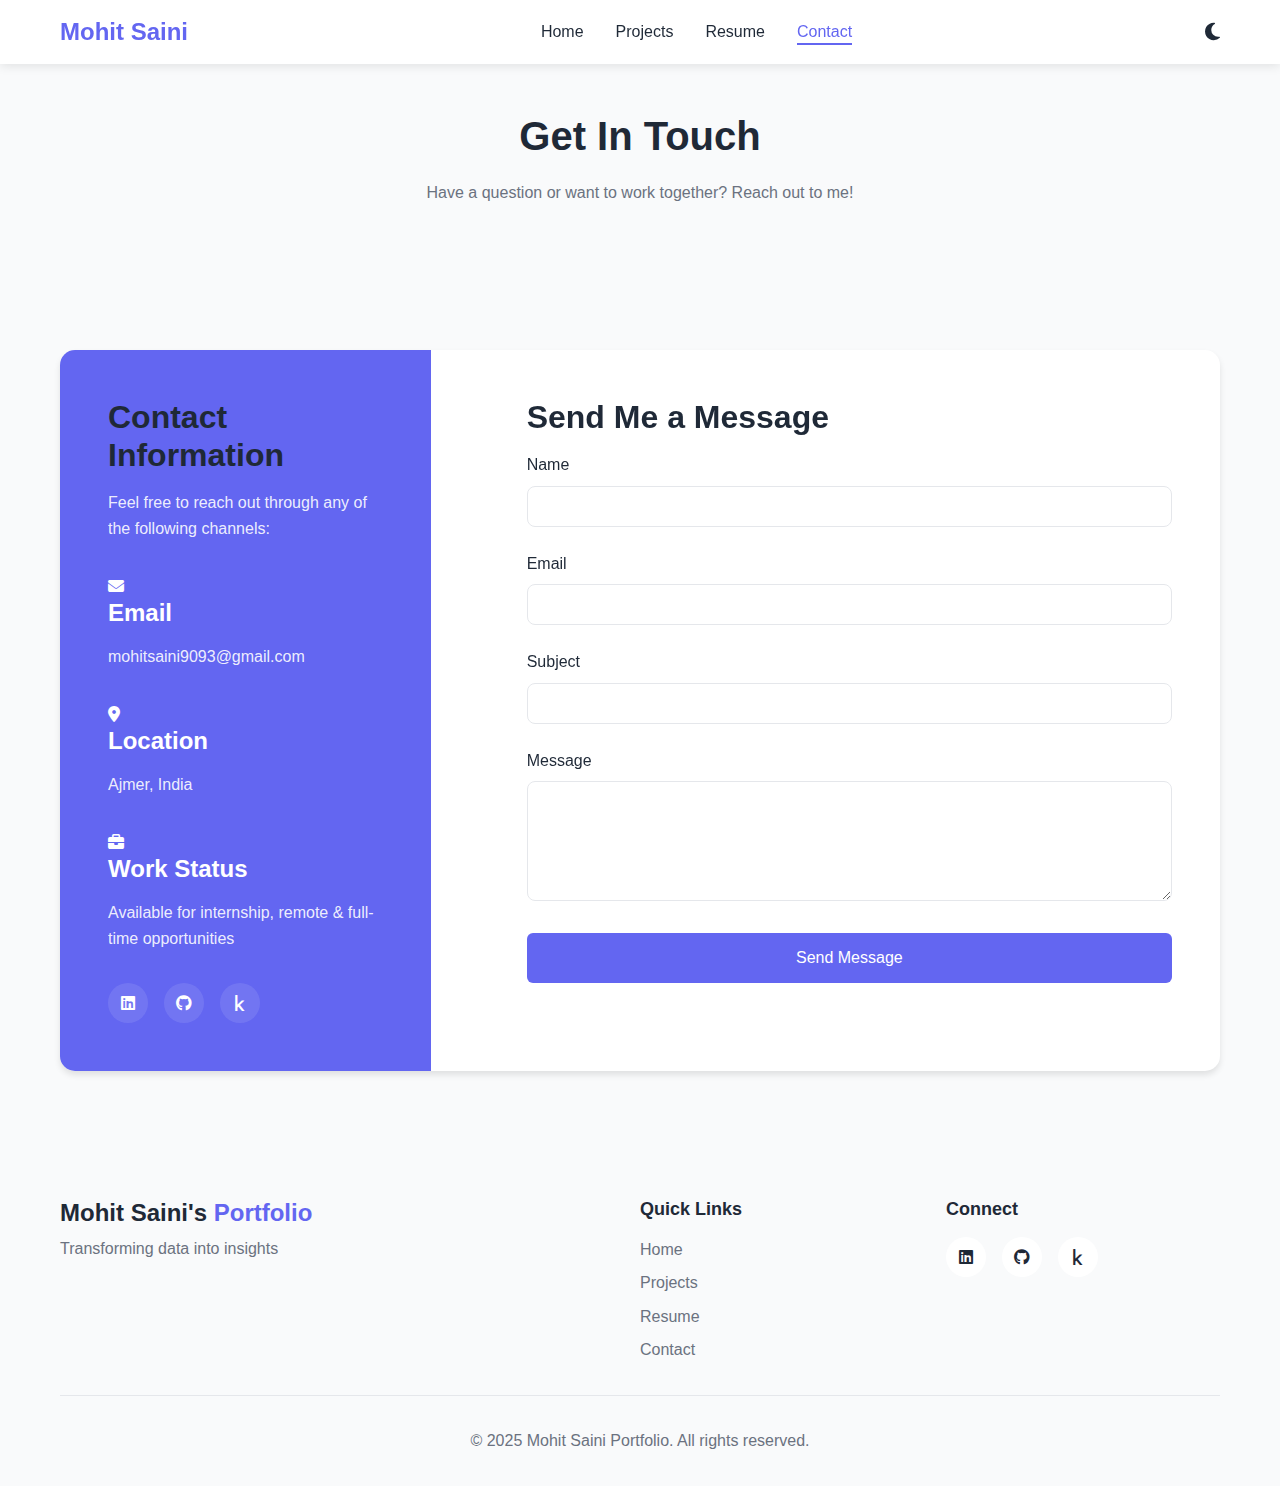
<file: contact.html>
<!DOCTYPE html>
<html lang="en">
<head>
    <meta charset="UTF-8">
    <meta name="viewport" content="width=device-width, initial-scale=1.0">
    <title>Mohit Saini -contact</title>
    <link rel="stylesheet" href="styles.css">
    <link rel="stylesheet" href="https://cdnjs.cloudflare.com/ajax/libs/font-awesome/6.4.0/css/all.min.css">
    <link rel="stylesheet" href="https://unpkg.com/aos@next/dist/aos.css" />
</head>
<body class="light-mode">
    <header>
        <div class="container">
            <div class="logo">
                <h1><span>Mohit Saini</span></h1>
            </div>
            <nav>
                <ul>
                    <li><a href="index.html">Home</a></li>
                    <li><a href="projects.html">Projects</a></li>
                    <li><a href="resume.html">Resume</a></li>
                    <li><a href="contact.html" class="active">Contact</a></li>
                </ul>
            </nav>
            <div class="theme-toggle">
                <i class="fas fa-moon"></i>
            </div>
            <div class="mobile-menu">
                <i class="fas fa-bars"></i>
            </div>
        </div>
    </header>

    <main>
        <section class="page-header" data-aos="fade-up">
            <div class="container">
                <h1>Get In Touch</h1>
                <p>Have a question or want to work together? Reach out to me!</p>
            </div>
        </section>

        <section class="contact-section" data-aos="fade-up">
            <div class="container">
                <div class="contact-container">
                    <div class="contact-info">
                        <h2>Contact Information</h2>
                        <p>Feel free to reach out through any of the following channels:</p>
                        <div class="info-item">
                            <i class="fas fa-envelope"></i>
                            <div>
                                <h3>Email</h3>
                                <p>mohitsaini9093@gmail.com</p>
                            </div>
                        </div>
                        <div class="info-item">
                            <i class="fas fa-map-marker-alt"></i>
                            <div>
                                <h3>Location</h3>
                                <p>Ajmer, India</p>
                            </div>
                        </div>
                        <div class="info-item">
                            <i class="fas fa-briefcase"></i>
                            <div>
                                <h3>Work Status</h3>
                                <p>Available for internship, remote & full-time opportunities</p>
                            </div>
                        </div>
                        <div class="social-links">
                            <a href="https://www.linkedin.com/in/mohitsaini9093" aria-label="LinkedIn" target="_blank"><i class="fab fa-linkedin"></i></a>
                            <a href="https://github.com/MohitSaini9093" aria-label="GitHub" target="_blank"><i class="fab fa-github"></i></a>
                            <a href="#" aria-label="Kaggle" target="_blank"><i class="fab fa-kaggle"></i></a>
                   
                        </div>
                    </div>
                    <div class="contact-form" data-aos="fade-left">
                        <h2>Send Me a Message</h2>
                        <form id="contactForm">
                            <div class="form-group">
                                <label for="name">Name</label>
                                <input type="text" id="name" name="name" required>
                            </div>
                            <div class="form-group">
                                <label for="email">Email</label>
                                <input type="email" id="email" name="email" required>
                            </div>
                            <div class="form-group">
                                <label for="subject">Subject</label>
                                <input type="text" id="subject" name="subject" required>
                            </div>
                            <div class="form-group">
                                <label for="message">Message</label>
                                <textarea id="message" name="message" rows="5" required></textarea>
                            </div>
                            <button type="submit" class="btn primary">Send Message</button>
                        </form>
                        <div id="formStatus" class="form-status"></div>
                    </div>
                </div>
            </div>
        </section>

        
    </main>

    <footer>
        <div class="container">
            <div class="footer-content">
                <div class="footer-logo">
                    <h2>Mohit Saini's <span>Portfolio</span></h2>
                    <p>Transforming data into insights</p>
                </div>
                <div class="footer-links">
                    <h3>Quick Links</h3>
                    <ul>
                        <li><a href="index.html">Home</a></li>
                        <li><a href="projects.html">Projects</a></li>
                        <li><a href="resume.html">Resume</a></li>
                        <li><a href="contact.html">Contact</a></li>
                    </ul>
                </div>
                <div class="footer-social">
                    <h3>Connect</h3>
                    <div class="social-icons">
                        <a href="https://www.linkedin.com/in/mohitsaini9093" aria-label="LinkedIn" target="_blank"><i class="fab fa-linkedin"></i></a>
                        <a href="https://github.com/MohitSaini9093" aria-label="GitHub" target="_blank"><i class="fab fa-github"></i></a>
                        <a href="#" aria-label="Kaggle" target="_blank"><i class="fab fa-kaggle"></i></a>
                    </div>
                </div>
            </div>
            <div class="footer-bottom">
                <p>&copy; 2025 Mohit Saini Portfolio. All rights reserved.</p>
            </div>
        </div>
    </footer>

    <script src="https://unpkg.com/aos@next/dist/aos.js"></script>
    <script src="script.js"></script>
</body>
</html>
</file>
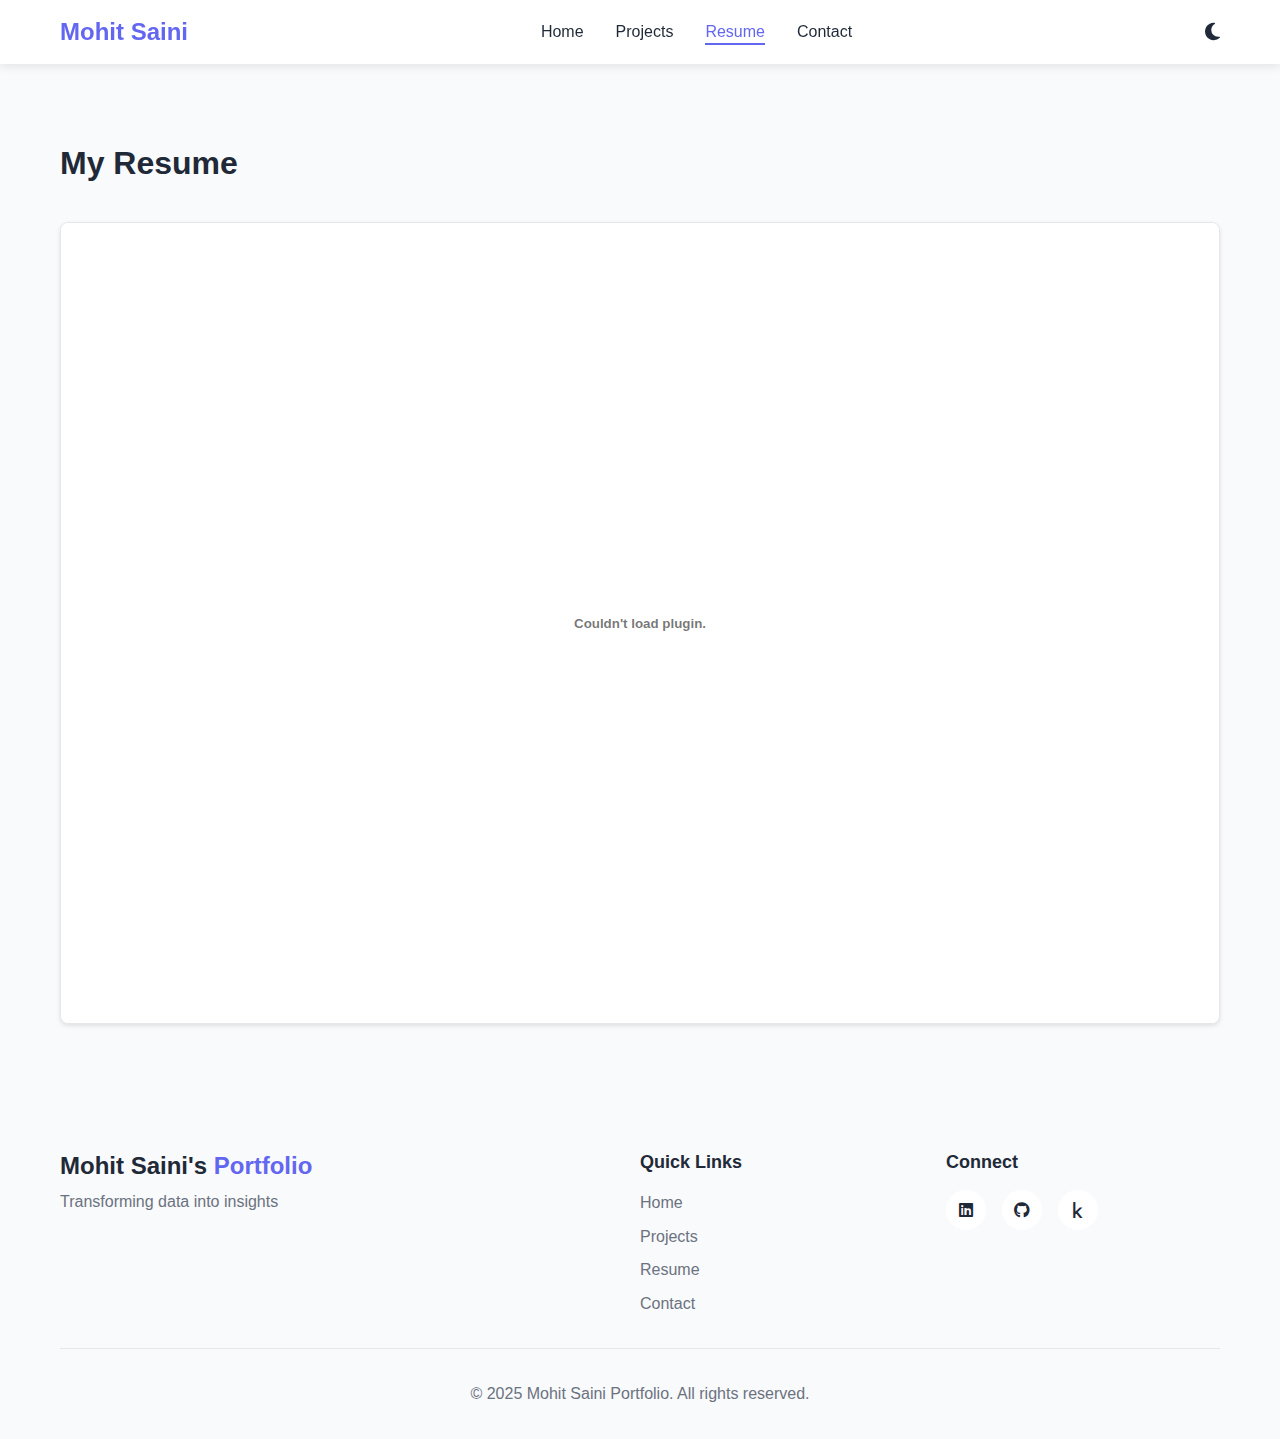
<file: resume.html>
<!DOCTYPE html>
<html lang="en">
<head>
    <meta charset="UTF-8">
    <meta name="viewport" content="width=device-width, initial-scale=1.0">
    <title>Resume - Mohit Saini</title>
    <link rel="stylesheet" href="styles.css">
    <link rel="stylesheet" href="https://cdnjs.cloudflare.com/ajax/libs/font-awesome/6.4.0/css/all.min.css">
    <link rel="stylesheet" href="https://unpkg.com/aos@next/dist/aos.css" />
</head>
<body class="light-mode">
    <header>
        <div class="container">
            <div class="logo">
                <h1><span>Mohit Saini</span></h1>
            </div>
            <nav>
                <ul>
                    <li><a href="index.html">Home</a></li>
                    <li><a href="projects.html">Projects</a></li>
                    <li><a href="resume.html" class="active">Resume</a></li>
                    <li><a href="contact.html">Contact</a></li>
                </ul>
            </nav>
            <div class="theme-toggle">
                <i class="fas fa-moon"></i>
            </div>
            <div class="mobile-menu">
                <i class="fas fa-bars"></i>
            </div>
        </div>
    </header>

    <main>
        <section class="resume-section" data-aos="fade-up">
            <div class="container">
                <h2 class="section-title">My Resume</h2>
                <div class="resume-container">
                    <embed src="images/resume.pdf" type="application/pdf" width="100%" height="800px">
                    
                </div>
            </div>
        </section>
    </main>

    <footer>
        <div class="container">
            <div class="footer-content">
                <div class="footer-logo">
                    <h2>Mohit Saini's <span>Portfolio</span></h2>
                    <p>Transforming data into insights</p>
                </div>
                <div class="footer-links">
                    <h3>Quick Links</h3>
                    <ul>
                        <li><a href="index.html">Home</a></li>
                        <li><a href="projects.html">Projects</a></li>
                        <li><a href="resume.html">Resume</a></li>
                        <li><a href="contact.html">Contact</a></li>
                    </ul>
                </div>
                <div class="footer-social">
                    <h3>Connect</h3>
                    <div class="social-icons">
                        <a href="https://www.linkedin.com/in/mohitsaini9093" aria-label="LinkedIn" target="_blank"><i class="fab fa-linkedin"></i></a>
                        <a href="https://github.com/MohitSaini9093" aria-label="GitHub" target="_blank"><i class="fab fa-github"></i></a>
                        <a href="#" aria-label="Kaggle" target="_blank"><i class="fab fa-kaggle"></i></a>
                    </div>
                </div>
            </div>
            <div class="footer-bottom">
                <p>&copy; 2025 Mohit Saini Portfolio. All rights reserved.</p>
            </div>
        </div>
    </footer>

    <script src="https://unpkg.com/aos@next/dist/aos.js"></script>
    <script src="script.js"></script>
</body>
</html>
</file>
<file: styles.css>
/* Base Styles */
:root {
    --primary-color: #6366f1;
    --primary-dark: #4f46e5;
    --secondary-color: #10b981;
    --text-color: #1f2937;
    --text-color-light: #6b7280;
    --background-color: #ffffff;
    --background-alt: #f9fafb;
    --border-color: #e5e7eb;
    --shadow-color: rgba(0, 0, 0, 0.1);
    --card-bg: #ffffff;
    --header-bg: rgba(255, 255, 255, 0.95);
    --success-color: #10b981;
    --error-color: #ef4444;
    --transition: all 0.3s ease;
}

.dark-mode {
    --primary-color: #818cf8;
    --primary-dark: #6366f1;
    --secondary-color: #34d399;
    --text-color: #f9fafb;
    --text-color-light: #d1d5db;
    --background-color: #111827;
    --background-alt: #1f2937;
    --border-color: #374151;
    --shadow-color: rgba(0, 0, 0, 0.3);
    --card-bg: #1f2937;
    --header-bg: rgba(17, 24, 39, 0.95);
}

* {
    margin: 0;
    padding: 0;
    box-sizing: border-box;
}

body {
    font-family: 'Inter', -apple-system, BlinkMacSystemFont, 'Segoe UI', Roboto, Oxygen, Ubuntu, Cantarell, 'Open Sans', 'Helvetica Neue', sans-serif;
    line-height: 1.6;
    color: var(--text-color);
    background-color: var(--background-color);
    transition: var(--transition);
}

a {
    text-decoration: none;
    color: var(--primary-color);
    transition: var(--transition);
}

a:hover {
    color: var(--primary-dark);
}

ul {
    list-style: none;
}

img {
    max-width: 100%;
    height: auto;
}

.container {
    width: 100%;
    max-width: 1200px;
    margin: 0 auto;
    padding: 0 20px;
}

/* Typography */
h1, h2, h3, h4, h5, h6 {
    margin-bottom: 0.5em;
    font-weight: 700;
    line-height: 1.2;
    color: var(--text-color);
}

h1 {
    font-size: 2.5rem;
}

h2 {
    font-size: 2rem;
}

h3 {
    font-size: 1.5rem;
}

p {
    margin-bottom: 1rem;
    color: var(--text-color-light);
}

.section-title {
    text-align: left;
    margin-bottom: 2rem;
    position: relative;
    padding-bottom: 0.5rem;
}

.section-title::after {
    display: none;
}

/* Buttons */
.btn {
    display: inline-block;
    padding: 0.75rem 1.5rem;
    border-radius: 0.375rem;
    font-weight: 500;
    text-align: center;
    cursor: pointer;
    transition: var(--transition);
    border: none;
    outline: none;
}

.btn.primary {
    background-color: var(--primary-color);
    color: white;
}

.btn.primary:hover {
    background-color: var(--primary-dark);
}

.btn.secondary {
    background-color: transparent;
    color: var(--primary-color);
    border: 1px solid var(--primary-color);
}

.btn.secondary:hover {
    background-color: var(--primary-color);
    color: white;
}

.btn.small {
    padding: 0.5rem 1rem;
    font-size: 0.875rem;
}

.cta-buttons {
    display: flex;
    gap: 1rem;
    margin-top: 1.5rem;
}

.center-button {
    text-align: center;
    margin-top: 2rem;
}

/* Header */
header {
    position: sticky;
    top: 0;
    z-index: 100;
    background-color: var(--header-bg);
    box-shadow: 0 2px 10px var(--shadow-color);
    backdrop-filter: blur(10px);
}

header .container {
    display: flex;
    justify-content: space-between;
    align-items: center;
    padding: 1rem 20px;
}

.logo h1 {
    font-size: 1.5rem;
    margin-bottom: 0;
}

.logo span {
    color: var(--primary-color);
}

nav ul {
    display: flex;
    gap: 2rem;
}

nav a {
    color: var(--text-color);
    font-weight: 500;
    position: relative;
}

nav a::after {
    content: '';
    position: absolute;
    bottom: -5px;
    left: 0;
    width: 0;
    height: 2px;
    background-color: var(--primary-color);
    transition: var(--transition);
}

nav a:hover::after,
nav a.active::after {
    width: 100%;
}

nav a.active {
    color: var(--primary-color);
}

.theme-toggle {
    cursor: pointer;
    font-size: 1.25rem;
    color: var(--text-color);
    transition: var(--transition);
}

.theme-toggle:hover {
    color: var(--primary-color);
}

.header-controls {
    display: flex;
    align-items: center;
    gap: 1rem;
}

.mobile-menu {
    display: none;
    background: none;
    border: none;
    padding: 0.5rem;
    cursor: pointer;
    font-size: 1.5rem;
    color: var(--text-color);
    z-index: 1001;
    transition: var(--transition);
}

.mobile-menu:hover {
    color: var(--primary-color);
}

.mobile-menu i {
    transition: var(--transition);
}

.mobile-menu.active i {
    transform: rotate(90deg);
}

/* Hero Section */
.hero {
    padding: 5rem 0;
    background-color: var(--background-alt);
}

.hero .container {
    display: flex;
    align-items: center;
    gap: 2rem;
}

.hero-content {
    flex: 1;
}

.hero-content h1 {
    font-size: 3rem;
    margin-bottom: 1rem;
    line-height: 1.2;
}

.hero-image {
    flex: 1;
    display: flex;
    justify-content: center;
}

/* About Section */
.about {
    padding: 5rem 0;
}

.about-content {
    display: flex;
    flex-direction: row-reverse;
    gap: 3rem;
    align-items: flex-start;
    margin-top: 2rem;
}

.about-image {
    flex: 0 0 300px;
    text-align: center;
    margin-left: 2rem;
    display: flex;
    align-items: center;
    justify-content: center;
}

.about-image img {
    width: 300px;
    height: 350px;
    object-fit: cover;
    object-position: center top;
    border-radius: 8px;
    border: 1px solid var(--border-color);
    box-shadow: 0 2px 4px var(--shadow-color);
    transition: var(--transition);
}

.about-image img:hover {
    transform: scale(1.02);
    box-shadow: 0 4px 8px var(--shadow-color);
}

.about-text {
    flex: 1;
    padding: 1rem;
    background-color: var(--card-bg);
    border-radius: 8px;
    border: 1px solid var(--border-color);
}

.about-text p {
    margin-bottom: 1.5rem;
    line-height: 1.8;
}

.opportunity-text {
    color: var(--primary-color);
    font-weight: 500;
    font-size: 1.1rem;
    margin: 1.5rem 0;
    padding: 1rem;
    background: var(--background-alt);
    border-radius: 8px;
    border-left: 4px solid var(--primary-color);
}

.about-cta {
    display: flex;
    gap: 1rem;
    margin-top: 2rem;
}

.about-cta .btn {
    padding: 0.75rem 1.5rem;
    font-weight: 500;
    transition: all 0.3s ease;
}

.about-cta .btn.primary {
    background-color: var(--primary-color);
    color: white;
}

.about-cta .btn.primary:hover {
    background-color: var(--primary-dark);
    transform: translateY(-2px);
}

.about-cta .btn.secondary {
    background-color: transparent;
    border: 2px solid var(--primary-color);
    color: var(--primary-color);
}

.about-cta .btn.secondary:hover {
    background-color: var(--primary-color);
    color: white;
    transform: translateY(-2px);
}

@media (max-width: 768px) {
    .about-cta {
        flex-direction: column;
        gap: 0.75rem;
    }
    
    .about-cta .btn {
        width: 100%;
        text-align: center;
    }
}

.skills {
    margin-top: 2rem;
}

.skills h3 {
    margin-bottom: 1.5rem;
    color: var(--primary-color);
}

.skill-categories {
    display: grid;
    grid-template-columns: repeat(auto-fit, minmax(250px, 1fr));
    gap: 2rem;
}

.skill-category {
    background: var(--card-bg);
    padding: 1.5rem;
    border-radius: 10px;
    box-shadow: 0 4px 6px rgba(0, 0, 0, 0.1);
    transition: transform 0.3s ease;
}

.skill-category:hover {
    transform: translateY(-5px);
}

.skill-category h4 {
    color: var(--text-color);
    margin-bottom: 1rem;
    font-size: 1.1rem;
    border-bottom: 2px solid var(--primary-color);
    padding-bottom: 0.5rem;
}

.skill-items {
    display: grid;
    grid-template-columns: repeat(auto-fit, minmax(100px, 1fr));
    gap: 1rem;
}

.skill-item {
    display: flex;
    flex-direction: column;
    align-items: center;
    text-align: center;
    padding: 0.5rem;
    transition: transform 0.2s ease;
}

.skill-item:hover {
    transform: scale(1.05);
}

.skill-item img {
    width: 40px;
    height: 40px;
    margin-bottom: 0.5rem;
    object-fit: contain;
}

.skill-item span {
    font-size: 0.9rem;
    color: var(--text-color);
}

@media (max-width: 768px) {
    .skill-categories {
        grid-template-columns: 1fr;
    }
    
    .skill-items {
        grid-template-columns: repeat(auto-fit, minmax(80px, 1fr));
    }
}

/* Experience Section */
.experience {
    padding: 5rem 0;
    background-color: var(--background-alt);
}

.timeline {
    position: relative;
    max-width: 800px;
    margin: 0 auto;
}

.timeline::before {
    content: '';
    position: absolute;
    top: 0;
    bottom: 0;
    left: 50%;
    width: 2px;
    background-color: var(--primary-color);
    transform: translateX(-50%);
}

.timeline-item {
    position: relative;
    margin-bottom: 3rem;
}

.timeline-dot {
    position: absolute;
    top: 0;
    left: 50%;
    width: 16px;
    height: 16px;
    background-color: var(--primary-color);
    border-radius: 50%;
    transform: translateX(-50%);
    z-index: 1;
}

.timeline-content {
    position: relative;
    width: calc(50% - 40px);
    padding: 1.5rem;
    background-color: var(--card-bg);
    border-radius: 0.5rem;
    box-shadow: 0 4px 6px var(--shadow-color);
}

.timeline-item:nth-child(odd) .timeline-content {
    margin-left: auto;
}

.timeline-content h3 {
    margin-bottom: 0.25rem;
}

.timeline-content h4 {
    color: var(--primary-color);
    font-size: 0.875rem;
    margin-bottom: 1rem;
}

/* Projects Section */
.featured-projects {
    padding: 5rem 0;
}

.project-cards {
    display: grid;
    grid-template-columns: repeat(auto-fill, minmax(300px, 1fr));
    gap: 2rem;
}

.project-card {
    background-color: var(--card-bg);
    border-radius: 0.5rem;
    overflow: hidden;
    box-shadow: 0 4px 6px var(--shadow-color);
    transition: var(--transition);
    height: 100%;
    display: flex;
    flex-direction: column;
}

.project-card:hover {
    transform: translateY(-5px);
    box-shadow: 0 10px 15px var(--shadow-color);
}

.project-image {
    height: 200px;
    overflow: hidden;
}

.project-image img {
    width: 100%;
    height: 100%;
    object-fit: cover;
    transition: var(--transition);
}

.project-card:hover .project-image img {
    transform: scale(1.05);
}

.project-content {
    padding: 1.5rem;
    flex-grow: 1;
    display: flex;
    flex-direction: column;
}

.project-tags {
    display: flex;
    flex-wrap: wrap;
    gap: 0.5rem;
    margin: 1rem 0;
}

.project-tags span {
    background-color: var(--background-alt);
    color: var(--primary-color);
    padding: 0.25rem 0.5rem;
    border-radius: 9999px;
    font-size: 0.75rem;
}

.project-links {
    margin-top: auto;
    display: flex;
    gap: 0.5rem;
}

/* Projects Page */
.page-header {
    background-color: var(--background-alt);
    padding: 3rem 0;
    text-align: center;
}

.project-filters {
    padding: 2rem 0;
    text-align: center;
}

.filter-buttons {
    display: flex;
    flex-wrap: wrap;
    justify-content: center;
    gap: 0.5rem;
}

.filter-btn {
    background-color: var(--background-color);
    color: var(--text-color);
    border: 1px solid var(--border-color);
    padding: 0.5rem 1rem;
    border-radius: 9999px;
    cursor: pointer;
    transition: var(--transition);
}

.filter-btn:hover, .filter-btn.active {
    background-color: var(--primary-color);
    color: white;
    border-color: var(--primary-color);
}

.projects-grid {
    padding: 2rem 0 5rem;
}

.projects {
    display: grid;
    grid-template-columns: repeat(auto-fill, minmax(350px, 1fr));
    gap: 2rem;
}

/* Contact Page */
.contact-section {
    padding: 5rem 0;
    background-color: var(--background-alt);
}

.contact-container {
    display: grid;
    grid-template-columns: 1fr 2fr;
    gap: 3rem;
    background: var(--card-bg);
    border-radius: 15px;
    overflow: hidden;
    box-shadow: 0 4px 6px rgba(0, 0, 0, 0.1);
}

.contact-info {
    background: var(--primary-color);
    color: white;
    padding: 3rem;
}

.contact-info h3 {
    color: white;
    margin-bottom: 1rem;
    font-size: 1.5rem;
}

.contact-info p {
    color: rgba(255, 255, 255, 0.9);
    margin-bottom: 2rem;
    line-height: 1.6;
}

.contact-details {
    margin-bottom: 2rem;
}

.contact-item {
    display: flex;
    align-items: flex-start;
    gap: 1rem;
    margin-bottom: 1.5rem;
}

.contact-item i {
    font-size: 1.25rem;
    margin-top: 0.25rem;
}

.contact-item h4 {
    color: white;
    margin-bottom: 0.25rem;
    font-size: 1.1rem;
}

.contact-item p {
    color: rgba(255, 255, 255, 0.9);
    margin-bottom: 0;
}

.social-links {
    display: flex;
    gap: 1rem;
}

.social-links a {
    display: flex;
    align-items: center;
    justify-content: center;
    width: 40px;
    height: 40px;
    background: rgba(255, 255, 255, 0.1);
    color: white;
    border-radius: 50%;
    transition: all 0.3s ease;
}

.social-links a:hover {
    background: white;
    color: var(--primary-color);
    transform: translateY(-3px);
}

.contact-form {
    padding: 3rem;
}

.form-group {
    margin-bottom: 1.5rem;
}

.form-group label {
    display: block;
    margin-bottom: 0.5rem;
    color: var(--text-color);
    font-weight: 500;
}

.form-group input,
.form-group textarea {
    width: 100%;
    padding: 0.75rem;
    border: 1px solid var(--border-color);
    border-radius: 8px;
    background: var(--background-color);
    color: var(--text-color);
    transition: all 0.3s ease;
}

.form-group input:focus,
.form-group textarea:focus {
    outline: none;
    border-color: var(--primary-color);
    box-shadow: 0 0 0 3px rgba(99, 102, 241, 0.1);
}

.form-group textarea {
    resize: vertical;
    min-height: 120px;
}

.contact-form .btn {
    width: 100%;
    padding: 1rem;
    font-size: 1rem;
    font-weight: 500;
}

@media (max-width: 992px) {
    .contact-container {
        grid-template-columns: 1fr;
    }
    
    .contact-info {
        padding: 2rem;
    }
    
    .contact-form {
        padding: 2rem;
    }
}

@media (max-width: 768px) {
    .contact-section {
        padding: 3rem 0;
    }
    
    .contact-info,
    .contact-form {
        padding: 1.5rem;
    }
    
    .contact-item {
        margin-bottom: 1rem;
    }
}

/* FAQ Section */
.faq-section {
    padding: 5rem 0;
    background-color: var(--background-alt);
}

.faq-container {
    max-width: 800px;
    margin: 0 auto;
}

.faq-item {
    margin-bottom: 1rem;
    border: 1px solid var(--border-color);
    border-radius: 0.5rem;
    overflow: hidden;
    background-color: var(--card-bg);
}

.faq-question {
    padding: 1.25rem;
    cursor: pointer;
    display: flex;
    justify-content: space-between;
    align-items: center;
}

.faq-question h3 {
    margin-bottom: 0;
    font-size: 1.125rem;
}

.faq-question i {
    transition: var(--transition);
}

.faq-item.active .faq-question i {
    transform: rotate(180deg);
}

.faq-answer {
    padding: 0 1.25rem;
    max-height: 0;
    overflow: hidden;
    transition: var(--transition);
}

.faq-item.active .faq-answer {
    padding: 0 1.25rem 1.25rem;
    max-height: 500px;
}

/* Footer */
footer {
    background-color: var(--background-alt);
    padding: 3rem 0 1rem;
}

.footer-content {
    display: flex;
    flex-wrap: wrap;
    gap: 2rem;
    margin-bottom: 2rem;
}

.footer-logo {
    flex: 2;
    min-width: 200px;
}

.footer-logo h2 {
    font-size: 1.5rem;
    margin-bottom: 0.5rem;
}

.footer-logo span {
    color: var(--primary-color);
}

.footer-links, .footer-social {
    flex: 1;
    min-width: 150px;
}

.footer-links h3, .footer-social h3 {
    font-size: 1.125rem;
    margin-bottom: 1rem;
}

.footer-links ul {
    display: flex;
    flex-direction: column;
    gap: 0.5rem;
}

.footer-links a {
    color: var(--text-color-light);
}

.footer-links a:hover {
    color: var(--primary-color);
}

.footer-social .social-icons {
    display: flex;
    gap: 1rem;
}

.footer-social .social-icons a {
    display: flex;
    align-items: center;
    justify-content: center;
    width: 40px;
    height: 40px;
    background-color: var(--background-color);
    color: var(--text-color);
    border-radius: 50%;
    transition: var(--transition);
}

.footer-social .social-icons a:hover {
    background-color: var(--primary-color);
    color: white;
}

.footer-bottom {
    text-align: center;
    padding-top: 2rem;
    border-top: 1px solid var(--border-color);
}

/* Responsive Styles */
@media (max-width: 992px) {
    .hero .container {
        flex-direction: column;
    }
    
    .about-content {
        flex-direction: column;
    }
    
    .timeline::before {
        left: 30px;
    }
    
    .timeline-dot {
        left: 30px;
    }
    
    .timeline-content {
        width: calc(100% - 60px);
        margin-left: 60px !important;
    }
    
    .contact-container {
        grid-template-columns: 1fr;
    }
}

@media (max-width: 768px) {
    .header-controls {
        display: flex;
        align-items: center;
        gap: 1rem;
    }

    .mobile-menu {
        display: block;
    }

    nav {
        display: none;
        position: fixed;
        top: 0;
        right: -100%;
        width: 70%;
        height: 100vh;
        background-color: var(--header-bg);
        padding: 2rem;
        transition: var(--transition);
        box-shadow: -2px 0 10px var(--shadow-color);
        z-index: 1000;
    }

    nav.active {
        display: block;
        right: 0;
    }

    nav ul {
        flex-direction: column;
        gap: 1.5rem;
        margin-top: 2rem;
    }

    nav a {
        display: block;
        padding: 0.5rem 0;
        font-size: 1.1rem;
    }

    .overlay {
        position: fixed;
        top: 0;
        left: 0;
        width: 100%;
        height: 100%;
        background-color: rgba(0, 0, 0, 0.5);
        z-index: 999;
        display: none;
    }

    .overlay.active {
        display: block;
    }

    .hero-content h1 {
        font-size: 2.5rem;
    }
    
    .cta-buttons {
        flex-direction: column;
    }
    
    .projects {
        grid-template-columns: 1fr;
    }
}

/* Animations */
@keyframes fadeIn {
    from {
        opacity: 0;
        transform: translateY(20px);
    }
    to {
        opacity: 1;
        transform: translateY(0);
    }
}

.fade-in {
    animation: fadeIn 0.5s ease forwards;
}

.resume-section {
    padding: 5rem 0;
    background-color: var(--background-alt);
}

.resume-container {
    background-color: var(--card-bg);
    border-radius: 8px;
    border: 1px solid var(--border-color);
    box-shadow: 0 2px 4px var(--shadow-color);
    overflow: hidden;
    margin-top: 2rem;
    min-height: 800px;
}

.resume-container embed,
.resume-container iframe {
    border: none;
    background-color: white;
    display: block;
    width: 100%;
}

.skills-section {
    padding: 5rem 0;
    background-color: var(--background-alt);
}

.skills-section .section-title {
    text-align: center;
    margin-bottom: 3rem;
}

.skills-section .skill-categories {
    display: grid;
    grid-template-columns: repeat(auto-fit, minmax(280px, 1fr));
    gap: 2rem;
    max-width: 1200px;
    margin: 0 auto;
}

.skill-category {
    background: var(--card-bg);
    padding: 2rem;
    border-radius: 15px;
    box-shadow: 0 4px 6px rgba(0, 0, 0, 0.1);
    transition: transform 0.3s ease, box-shadow 0.3s ease;
}

.skill-category:hover {
    transform: translateY(-5px);
    box-shadow: 0 8px 15px rgba(0, 0, 0, 0.1);
}

.skill-category h4 {
    color: var(--primary-color);
    margin-bottom: 1.5rem;
    font-size: 1.2rem;
    border-bottom: 2px solid var(--primary-color);
    padding-bottom: 0.5rem;
}

.skill-items {
    display: grid;
    grid-template-columns: repeat(auto-fit, minmax(100px, 1fr));
    gap: 1.5rem;
}

.skill-item {
    display: flex;
    flex-direction: column;
    align-items: center;
    text-align: center;
    padding: 1rem;
    transition: transform 0.2s ease;
    background: var(--background-color);
    border-radius: 10px;
    border: 1px solid var(--border-color);
}

.skill-item:hover {
    transform: scale(1.05);
    border-color: var(--primary-color);
}

.skill-item img {
    width: 48px;
    height: 48px;
    margin-bottom: 0.75rem;
    object-fit: contain;
    transition: transform 0.2s ease;
}

.skill-item:hover img {
    transform: scale(1.1);
}

.skill-item span {
    font-size: 0.9rem;
    color: var(--text-color);
    font-weight: 500;
}

@media (max-width: 768px) {
    .skills-section {
        padding: 3rem 0;
    }
    
    .skill-categories {
        grid-template-columns: 1fr;
    }
    
    .skill-items {
        grid-template-columns: repeat(auto-fit, minmax(80px, 1fr));
    }
    
    .skill-item img {
        width: 40px;
        height: 40px;
    }
}
</file>
